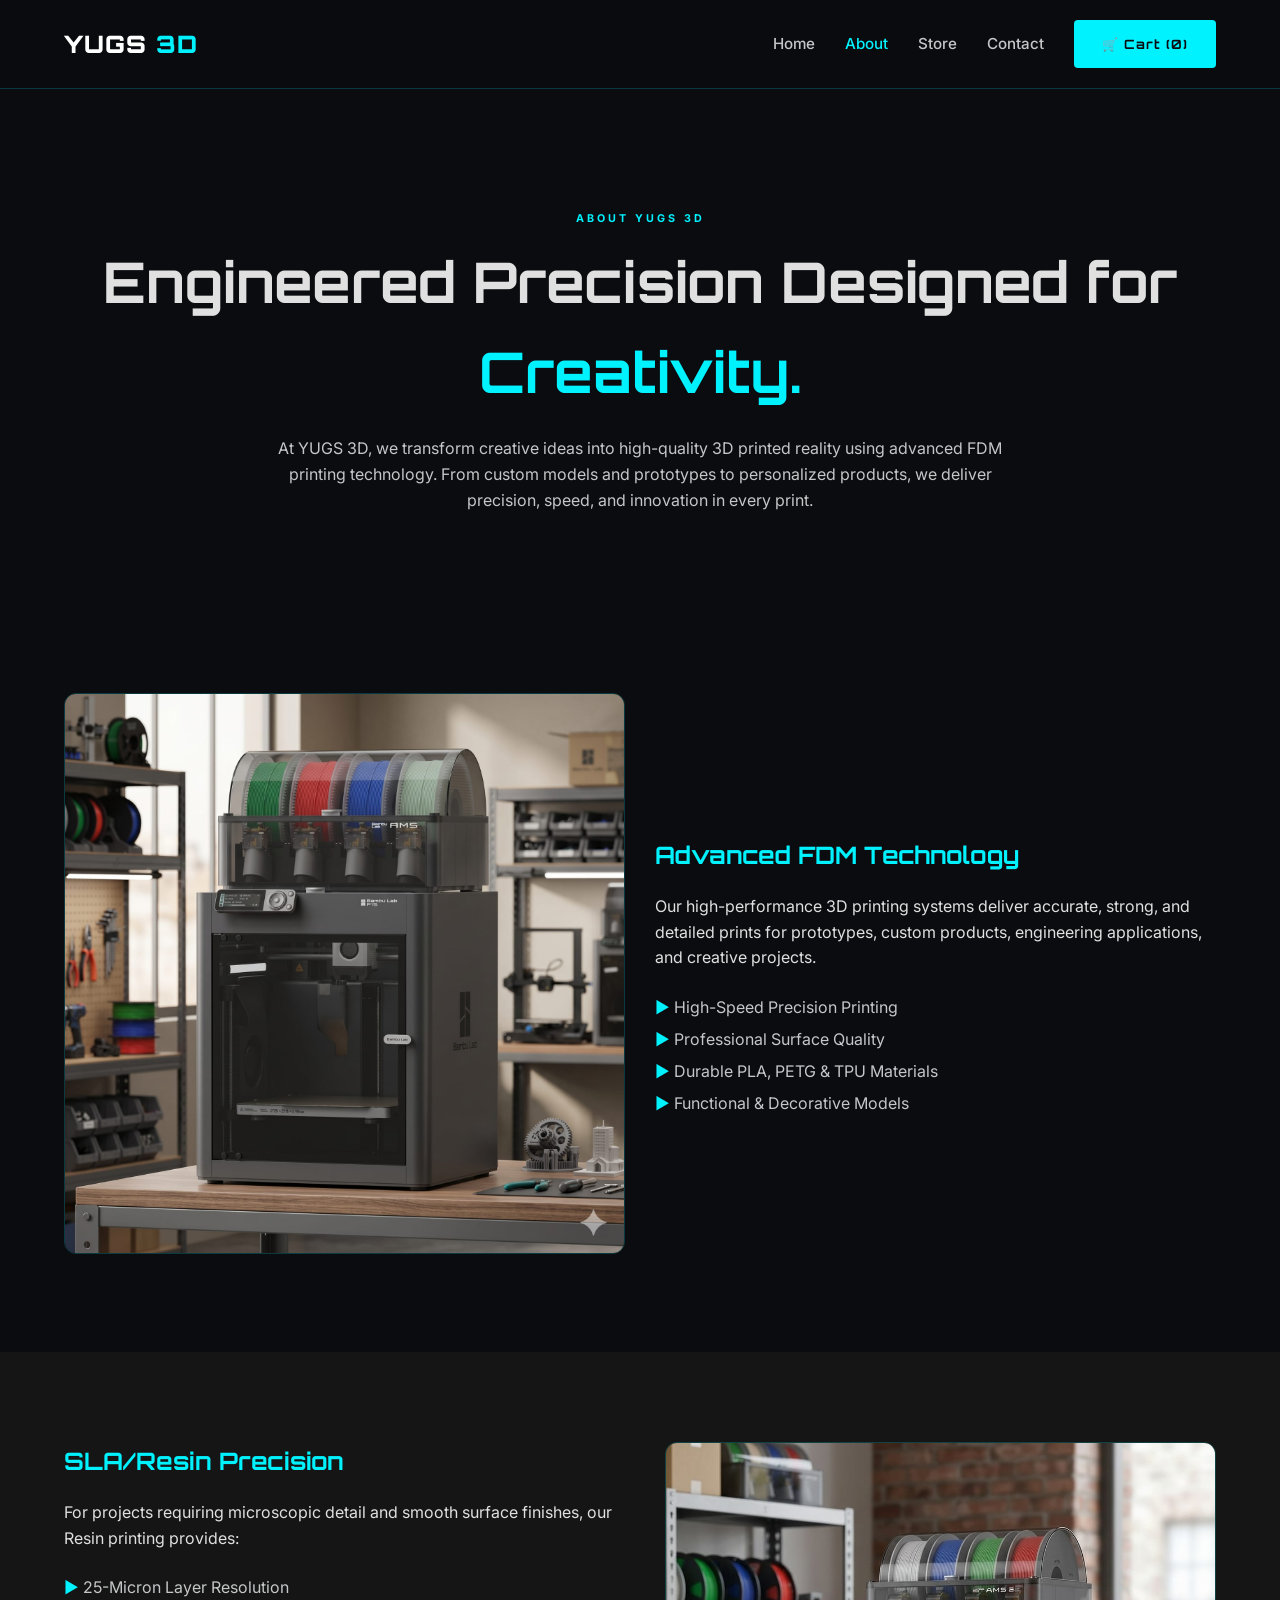
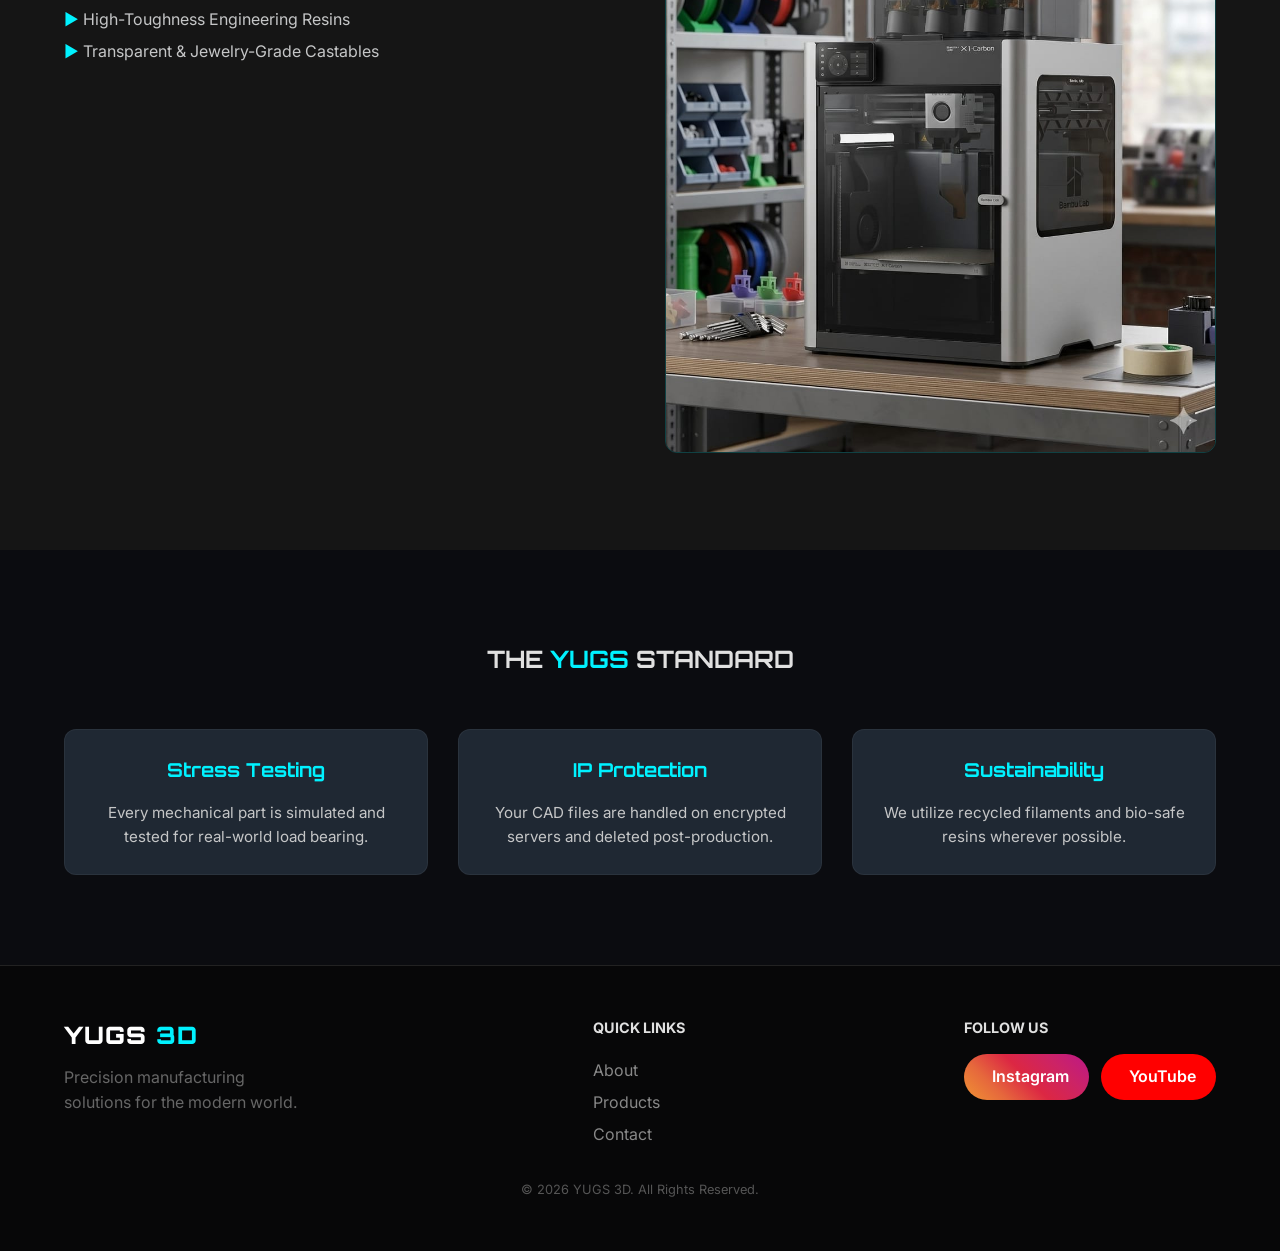
<file: about.html>
<!DOCTYPE html>
<html lang="en">
<head>
    <meta charset="UTF-8">
    <meta name="viewport" content="width=device-width, initial-scale=1.0">
    <title>About | YUGS 3D</title>
    <link href="https://fonts.googleapis.com/css2?family=Inter:wght@300;400;600&family=Orbitron:wght@600;700;900&display=swap" rel="stylesheet">
    <link rel="stylesheet" href="https://unpkg.com/aos@next/dist/aos.css" />
    <link rel="stylesheet" href="style.css">
    <script src="script.js" defer></script>
</head>
<body>

    <header>
        <div class="container">
            <nav>
                <a href="index.html" class="logo">YUGS <span>3D</span></a>
                <div class="nav-container">
                    <ul class="nav-links">
                        <li><a href="index.html">Home</a></li>
                        <li><a href="about.html" class="active">About</a></li>
                        <li><a href="store.html">Store</a></li>
                        <li><a href="contact.html">Contact</a></li>
                    </ul>
                    <a href="cart.html" class="btn-yugs">🛒 Cart (<span id="count">0</span>)</a>
                    <button class="menu-toggle" aria-label="Open Navigation Link Tray" onclick="toggleMenu()">
                        <span></span><span></span><span></span>
                    </button>
                </div>
            </nav>
        </div>
    </header>

    <section class="section-padding" style="margin-top:40px; text-align:center;">
        <div class="container" data-aos="fade-down">
            <h6 class="text-orange font-heading" style="letter-spacing:3px; font-weight: bold; margin-bottom: 10px;">ABOUT YUGS 3D</h6>
            <h1 class="font-orbitron" style="font-size:clamp(2rem, 5vw, 3.5rem); margin-bottom: 20px;">Engineered Precision Designed for <span class="text-orange">Creativity.</span></h1>
            <p style="max-width:750px; margin:0 auto; color:var(--text-muted);">
                At YUGS 3D, we transform creative ideas into high-quality 3D printed reality using advanced FDM printing technology. From custom models and prototypes to personalized products, we deliver precision, speed, and innovation in every print.
            </p>
        </div>
    </section>

    <section class="section-padding">
        <div class="container">
            <div class="grid" style="align-items: center;">
                <div data-aos="fade-right">
                    <img src="images/machine_1.jpeg" alt="FDM Printing" style="width:100%; border-radius:12px; border:1px solid rgba(0,242,255,0.2);">
                </div>
                <div data-aos="fade-left">
                    <h2 class="font-orbitron text-orange" style="margin-bottom:20px;">Advanced FDM Technology</h2>
                    <p style="margin-bottom:20px;">Our high-performance 3D printing systems deliver accurate, strong, and detailed prints for prototypes, custom products, engineering applications, and creative projects.</p>
                    <ul style="list-style:none; color:var(--text-muted); line-height: 2;">
                        <li><span class="text-orange">▶</span> High-Speed Precision Printing</li>
                        <li><span class="text-orange">▶</span> Professional Surface Quality</li>
                        <li><span class="text-orange">▶</span> Durable PLA, PETG & TPU Materials</li>
                        <li><span class="text-orange">▶</span> Functional & Decorative Models</li>
                    </ul>
                </div>
            </div>
        </div>
    </section>

    <section class="section-padding" style="background: #151515;">
        <div class="container">
            <div class="row align-items-center" style="display: flex; gap: 50px; flex-wrap: wrap; flex-direction: row-reverse;">
                <div class="col-md-6" style="flex: 1; min-width: 300px;" data-aos="fade-left">
                    <img src="./images/machine_2.jpeg" alt="SLA Resin" style="width: 100%; border-radius: 12px; border: 1px solid rgba(0, 242, 255, 0.2);">
                </div>
                <div class="col-md-6" style="flex: 1; min-width: 300px;" data-aos="fade-right">
                    <h2 class="font-orbitron text-orange" style="margin-bottom: 20px;">SLA/Resin Precision</h2>
                    <p style="margin-bottom: 20px;">For projects requiring microscopic detail and smooth surface finishes, our Resin printing provides:</p>
                    <ul style="list-style: none; color: var(--text-muted); line-height: 2;">
                        <li><span class="text-orange">▶</span> 25-Micron Layer Resolution</li>
                        <li><span class="text-orange">▶</span> High-Toughness Engineering Resins</li>
                        <li><span class="text-orange">▶</span> Transparent & Jewelry-Grade Castables</li>
                    </ul>
                </div>
            </div>
        </div>
    </section>

    <section class="section-padding">
        <div class="container text-center">
            <h2 class="font-orbitron" style="margin-bottom: 50px;">THE <span class="text-orange">YUGS</span> STANDARD</h2>
            <div class="grid standard-grid">
                <div class="card-yugs" data-aos="zoom-in">
                    <h4 class="text-orange font-heading" style="font-size: 1.2rem; margin-bottom: 15px;">Stress Testing</h4>
                    <p style="margin-bottom: 0;">Every mechanical part is simulated and tested for real-world load bearing.</p>
                </div>
                <div class="card-yugs" data-aos="zoom-in" data-aos-delay="200">
                    <h4 class="text-orange font-heading" style="font-size: 1.2rem; margin-bottom: 15px;">IP Protection</h4>
                    <p style="margin-bottom: 0;">Your CAD files are handled on encrypted servers and deleted post-production.</p>
                </div>
                <div class="card-yugs" data-aos="zoom-in" data-aos-delay="400">
                    <h4 class="text-orange font-heading" style="font-size: 1.2rem; margin-bottom: 15px;">Sustainability</h4>
                    <p style="margin-bottom: 0;">We utilize recycled filaments and bio-safe resins wherever possible.</p>
                </div>
            </div>
        </div>
    </section>

    <footer style="padding: 50px 0; border-top: 1px solid #222; background: #070708;">
        <div class="container" style="display: flex; justify-content: space-between; flex-wrap: wrap; gap: 30px;">
            <div>
                <a href="#" class="logo">YUGS <span>3D</span></a>
                <p style="margin-top: 10px; color: #666; max-width: 250px;">Precision manufacturing solutions for the modern world.</p>
            </div>
            <div>
                <h4 class="font-heading" style="font-size: 0.9rem; margin-bottom: 15px;">QUICK LINKS</h4>
                <ul style="list-style: none; line-height: 2;">
                    <li><a href="about.html" style="color: #888; text-decoration: none;">About</a></li>
                    <li><a href="store.html" style="color: #888; text-decoration: none;">Products</a></li>
                    <li><a href="contact.html" style="color: #888; text-decoration: none;">Contact</a></li>
                </ul>
            </div>
               <div>
                <h4 class="font-heading" style="font-size: 0.9rem; margin-bottom: 15px;">
                    FOLLOW US
                </h4>

                <div class="social-buttons">
                    <a href="https://www.instagram.com/Yugs_3D_Creator_world" target="_blank"
                        class="social-btn instagram">
                        <i class="fab fa-instagram"></i>
                        Instagram
                    </a>

                    <a href="https://youtube.com/channel/UC6iI0Wp0zQ_t1-R1ljmUvWQ" target="_blank" class="social-btn youtube">
                        <i class="fab fa-youtube"></i>
                        YouTube
                    </a>
                </div>
            </div>
        </div>
        <p style="margin-top:30px; font-size:0.8rem; color:#555; text-align: center;">© 2026 YUGS 3D. All Rights Reserved.</p>
    </footer>

    <button id="backToTop" class="btn-yugs"
        style="position: fixed; bottom: 30px; right: 30px; display: none; z-index: 99; border-radius: 50%; padding: 15px;"
        onclick="window.scrollTo({top: 0, behavior: 'smooth'});">▲</button>

    <script>
        window.onscroll = function () {
            const btn = document.getElementById("backToTop");
            if (document.body.scrollTop > 300 || document.documentElement.scrollTop > 300) {
                btn.style.display = "block";
            } else {
                btn.style.display = "none";
            }
        };
    </script>

    <script src="https://unpkg.com/aos@next/dist/aos.js"></script>
    <script>
        AOS.init({ duration: 1000, once: true });
    </script>
</body>
</html>
</file>
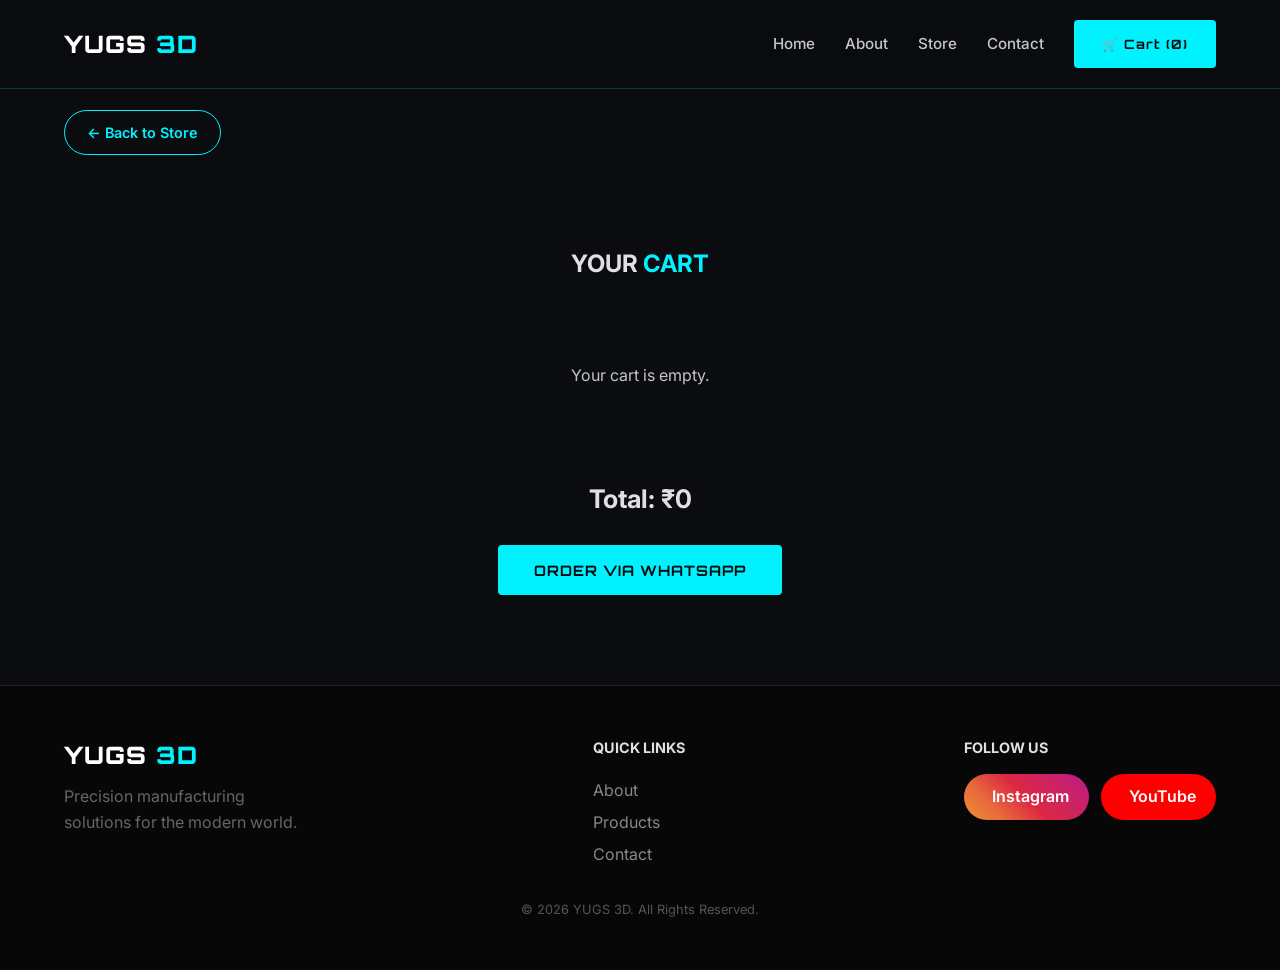
<file: cart.html>
<!DOCTYPE html>
<html lang="en">

<head>
    <meta charset="UTF-8">
    <meta name="viewport" content="width=device-width, initial-scale=1.0">
    <title>Cart | YUGS 3D</title>
    <link href="https://fonts.googleapis.com/css2?family=Inter:wght@400;700&family=Orbitron:wght@600&display=swap"
        rel="stylesheet">
    <link rel="stylesheet" href="style.css">
</head>

<body>

    <header>
        <div class="container">
            <nav>
                <a href="index.html" class="logo">YUGS <span>3D</span></a>
                <div class="nav-container">
                    <ul class="nav-links">
                        <li><a href="index.html">Home</a></li>
                        <li><a href="about.html">About</a></li>
                        <li><a href="store.html">Store</a></li>
                        <li><a href="contact.html">Contact</a></li>
                    </ul>
                    <a href="cart.html" class="btn-yugs active">🛒 Cart (<span id="count">0</span>) </a>
                    <button class="menu-toggle" aria-label="Open Navigation" onclick="toggleMenu()">
                        <span></span><span></span><span></span>
                    </button>
                </div>
            </nav>
        </div>
    </header>

    <div style="padding: 30px 5% 0 5%;">
        <a href="store.html" class="back-btn">← Back to Store</a>
    </div>

    <section class="section-padding">
        <div class="container">
            <h2 class="font-heading text-center" style="margin-bottom: 40px;">YOUR <span class="text-orange">CART</span>
            </h2>
            <div id="cart-items" style="max-width: 750px; margin: 0 auto;"></div>

            <div class="text-center" style="margin-top: 50px;">
                <h3 id="total-price" class="font-heading" style="margin-bottom: 25px; font-size: 1.6rem;">Total: ₹0</h3>
                <button class="btn-yugs" style="font-size:0.9rem; padding:16px 36px;"
                    onclick="sendWhatsAppOrderGrouped()">ORDER VIA WHATSAPP</button>
            </div>
        </div>
    </section>

    <button id="backToTop" class="btn-yugs"
        style="position: fixed; bottom: 30px; right: 30px; display: none; z-index: 99; border-radius: 50%; padding: 15px;"
        onclick="window.scrollTo({top: 0, behavior: 'smooth'});">▲</button>

    <script>
        window.onscroll = function () {
            const btn = document.getElementById("backToTop");
            if (document.body.scrollTop > 300 || document.documentElement.scrollTop > 300) {
                btn.style.display = "block";
            } else {
                btn.style.display = "none";
            }
        };
    </script>


    <footer style="padding: 50px 0; border-top: 1px solid #222; background: #070708;">
        <div class="container" style="display: flex; justify-content: space-between; flex-wrap: wrap; gap: 30px;">
            <div>
                <a href="#" class="logo">YUGS <span>3D</span></a>
                <p style="margin-top: 10px; color: #666; max-width: 250px;">Precision manufacturing solutions for the
                    modern world.</p>
            </div>
            <div>
                <h4 class="font-heading" style="font-size: 0.9rem; margin-bottom: 15px;">QUICK LINKS</h4>
                <ul style="list-style: none; line-height: 2;">
                    <li><a href="about.html" style="color: #888; text-decoration: none;">About</a></li>
                    <li><a href="store.html" style="color: #888; text-decoration: none;">Products</a></li>
                    <li><a href="contact.html" style="color: #888; text-decoration: none;">Contact</a></li>
                </ul>
            </div>
            <div>
                <h4 class="font-heading" style="font-size: 0.9rem; margin-bottom: 15px;">
                    FOLLOW US
                </h4>

                <div class="social-buttons">
                    <a href="https://www.instagram.com/Yugs_3D_Creator_world" target="_blank"
                        class="social-btn instagram">
                        <i class="fab fa-instagram"></i>
                        Instagram
                    </a>

                    <a href="https://youtube.com/channel/UC6iI0Wp0zQ_t1-R1ljmUvWQ" target="_blank" class="social-btn youtube">
                        <i class="fab fa-youtube"></i>
                        YouTube
                    </a>
                </div>
            </div>
        </div>
        <p style="margin-top:30px; font-size:0.8rem; color:#555; text-align: center;">© 2026 YUGS 3D. All Rights
            Reserved.</p>
    </footer>

    <script src="script.js"></script>
    <script>
        function getGroupedCart() {
            const rawCart = JSON.parse(localStorage.getItem('yugs_cart')) || [];
            const grouped = {};

            rawCart.forEach(item => {
                if (grouped[item.name]) {
                    grouped[item.name].quantity += 1;
                } else {
                    grouped[item.name] = {
                        name: item.name,
                        price: item.price,
                        image: item.image,
                        quantity: 1
                    };
                }
            });
            return Object.values(grouped);
        }

        function displayCart() {
            const groupedCart = getGroupedCart();
            const container = document.getElementById('cart-items');
            let total = 0;

            if (groupedCart.length === 0) {
                container.innerHTML = "<p class='text-center' style='color:var(--text-muted); padding:40px 0;'>Your cart is empty.</p>";
                document.getElementById('total-price').innerText = "Total: ₹0";
                return;
            }

            container.innerHTML = groupedCart.map((item) => {
                const itemTotalSub = item.price * item.quantity;
                total += itemTotalSub;
                const productImgSrc = item.image ? item.image : './images/img-1.jpeg';

                return `
                <div class="cart-item">
                    <img src="${productImgSrc}" class="cart-img" alt="${item.name}">
                    <div class="cart-info">
                        <h4 style="margin: 0 0 5px 0;">${item.name}</h4>
                        <span class="text-orange">₹${item.price} each</span>
                    </div>
                    
                    <div class="quantity-control">
                        <button class="qty-btn" onclick="adjustItemQuantity('${item.name}', -1)">-</button>
                        <span class="qty-val">${item.quantity}</span>
                        <button class="qty-btn" onclick="adjustItemQuantity('${item.name}', 1)">+</button>
                    </div>

                    <div style="min-width: 80px; text-align: right;">
                        <h4 style="margin: 0;">₹${itemTotalSub}</h4>
                    </div>
                    <button class="remove-btn" onclick="completelyRemoveItem('${item.name}')">Remove</button>
                </div>
            `;
            }).join('');

            document.getElementById('total-price').innerText = "Total: ₹" + total;
        }

        function adjustItemQuantity(productName, delta) {
            let cart = JSON.parse(localStorage.getItem('yugs_cart')) || [];

            if (delta === 1) {
                const match = cart.find(item => item.name === productName);
                if (match) { cart.push({ ...match }); }
            } else if (delta === -1) {
                const index = cart.findIndex(item => item.name === productName);
                if (index !== -1) { cart.splice(index, 1); }
            }

            localStorage.setItem('yugs_cart', JSON.stringify(cart));
            displayCart();
            if (typeof updateCartDisplayCount === "function") { updateCartDisplayCount(); }
        }

        function completelyRemoveItem(productName) {
            let cart = JSON.parse(localStorage.getItem('yugs_cart')) || [];
            cart = cart.filter(item => item.name !== productName);

            localStorage.setItem('yugs_cart', JSON.stringify(cart));
            displayCart();
            if (typeof updateCartDisplayCount === "function") { updateCartDisplayCount(); }
        }

        function sendWhatsAppOrderGrouped() {
            const groupedCart = getGroupedCart();
            if (groupedCart.length === 0) return alert("Your current selection matrix is empty!");

            const dispatchPhone = "918553751370";
            let textPayload = "Hello YUGS 3D! 👋\nI would like to place an order for the following prints:\n\n";
            let billTotal = 0;

            groupedCart.forEach((product, index) => {
                const dynamicSubTotal = product.price * product.quantity;
                textPayload += `${index + 1}. *${product.name}* (x${product.quantity}) - ₹${dynamicSubTotal}\n`;
                billTotal += dynamicSubTotal;
            });

            textPayload += `\n*Grand Total Order Value: ₹${billTotal}*`;

            const operationalURL = `https://wa.me/${dispatchPhone}?text=${encodeURIComponent(textPayload)}`;
            window.open(operationalURL, '_blank');
        }

        window.onload = function () {
            displayCart();
            if (typeof updateCartDisplayCount === "function") { updateCartDisplayCount(); }
        };
    </script>
</body>

</html>
</file>
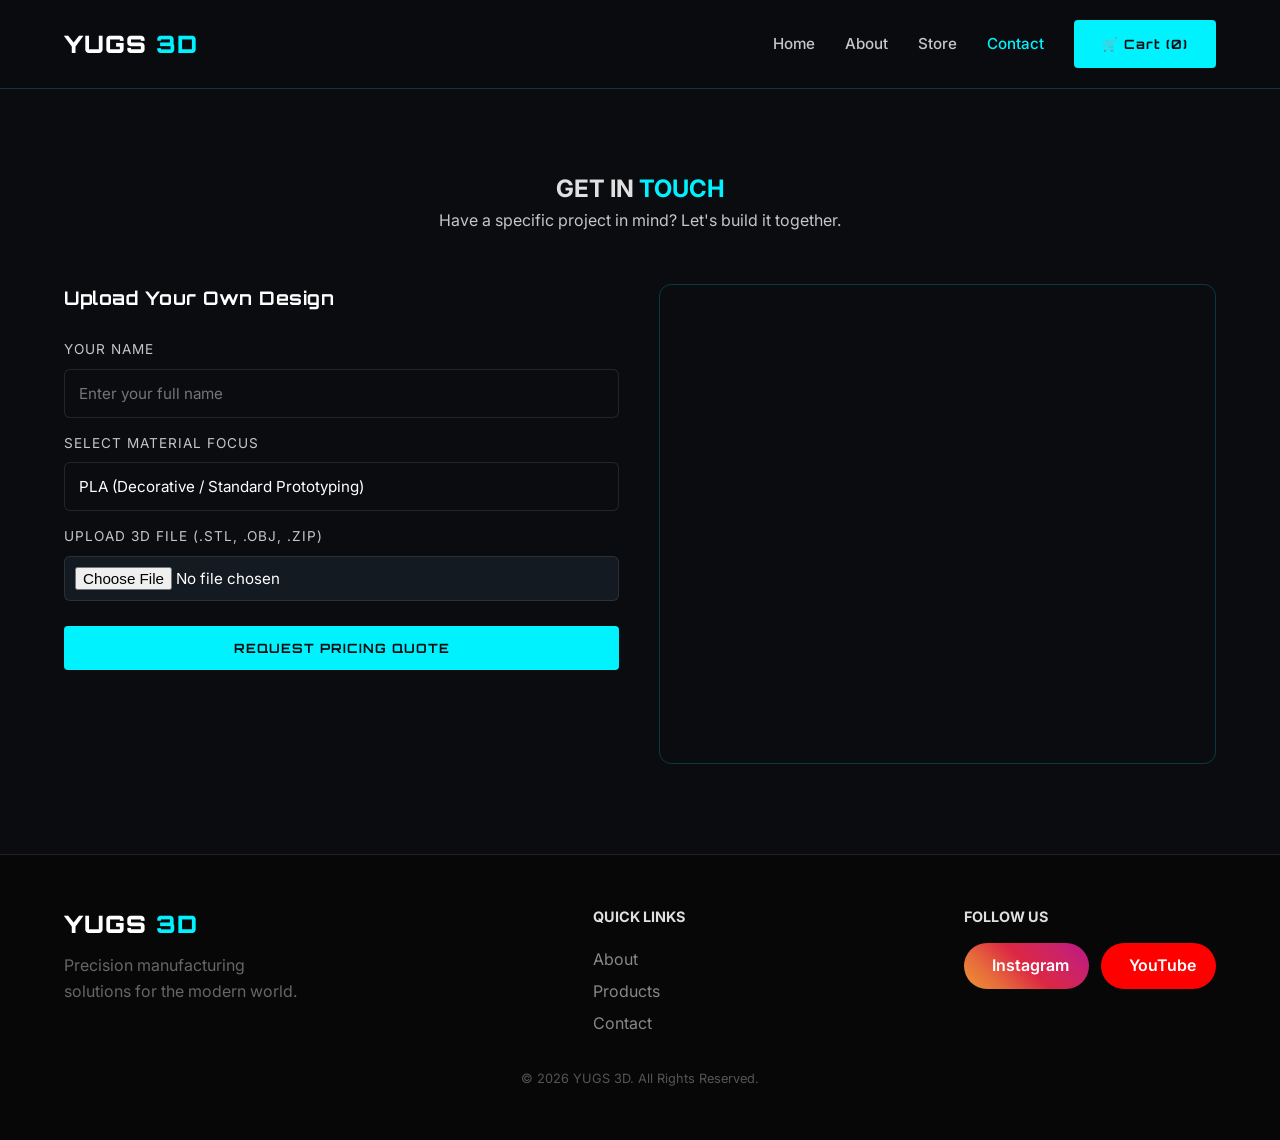
<file: contact.html>
<!DOCTYPE html>
<html lang="en">

<head>
    <meta charset="UTF-8">
    <meta name="viewport" content="width=device-width, initial-scale=1.0">
    <title>Contact | YUGS 3D</title>
    <link href="https://fonts.googleapis.com/css2?family=Inter:wght@400;700&family=Orbitron:wght@600&display=swap"
        rel="stylesheet">
    <link rel="stylesheet" href="style.css">
    <style>
        /* Specific layout for the contact split */
        .contact-wrapper {
            display: flex;
            flex-wrap: wrap;
            gap: 40px;
            align-items: flex-start;
        }

        .contact-form-container {
            flex: 1;
            min-width: 300px;
        }

        /* Forms Uniform Style Scope Injection */
        .custom-print-form h3 {
            font-family: var(--font-heading);
            margin-bottom: 25px;
            color: #ffffff;
            letter-spacing: 0.5px;
        }

        .custom-print-form label {
            display: block;
            margin-top: 15px;
            margin-bottom: 8px;
            color: var(--text-muted);
            font-size: 0.85rem;
            text-transform: uppercase;
            letter-spacing: 1px;
        }

        .custom-print-form input,
        .custom-print-form select {
            width: 100%;
            padding: 14px;
            background: var(--bg-dark);
            color: #ffffff;
            border: 1px solid rgba(255, 255, 255, 0.1);
            border-radius: 6px;
            font-family: var(--font-body);
            font-size: 0.95rem;
            transition: all 0.3s ease;
        }

        /* Custom File Input Theme Overlay */
        .custom-print-form input[type="file"] {
            padding: 10px;
            background: rgba(31, 40, 51, 0.5);
            cursor: pointer;
        }

        .custom-print-form input:focus,
        .custom-print-form select:focus {
            outline: none;
            border-color: var(--color-accent);
            box-shadow: 0 0 10px rgba(0, 242, 255, 0.2);
        }

        .custom-print-form .btn-yugs {
            margin-top: 25px;
            width: 100%;
        }

        .contact-map-container {
            flex: 1;
            min-width: 300px;
            height: 480px;
            border-radius: 12px;
            overflow: hidden;
            border: 1px solid rgba(0, 242, 255, 0.2);
        }

        iframe {
            width: 100%;
            height: 100%;
            border: none;
            filter: grayscale(1) invert(0.9) contrast(1.2);
            /* Keeps the map inline with dark cyberpunk theme */
        }
    </style>
</head>

<body>

    <header>
        <div class="container">
            <nav>
                <a href="index.html" class="logo">YUGS <span>3D</span></a>
                <div class="nav-container">
                    <ul class="nav-links">
                        <li><a href="index.html">Home</a></li>
                        <li><a href="about.html">About</a></li>
                        <li><a href="store.html">Store</a></li>
                        <li><a href="contact.html" class="active">Contact</a></li>
                    </ul>
                    <a href="cart.html" class="btn-yugs">🛒 Cart (<span id="count">0</span>)</a>

                    <button class="menu-toggle" aria-label="Open Navigation" onclick="toggleMenu()">
                        <span></span>
                        <span></span>
                        <span></span>
                    </button>
                </div>
            </nav>
        </div>
    </header>

    <section class="container section-padding">
        <div class="text-center" style="margin-bottom: 50px;">
            <h2 class="font-heading">GET IN <span class="text-orange">TOUCH</span></h2>
            <p style="color: var(--text-muted);">Have a specific project in mind? Let's build it together.</p>
        </div>

        <div class="contact-wrapper">
            <div class="contact-form-container">
                <form class="custom-print-form" onsubmit="handleQuoteSubmit(event)">
                    <h3>Upload Your Own Design</h3>

                    <label for="clientName">Your Name</label>
                    <input type="text" id="clientName" placeholder="Enter your full name" required>

                    <label for="materialSelect">Select Material Focus</label>
                    <select id="materialSelect">
                        <option value="PLA">PLA (Decorative / Standard Prototyping)</option>
                        <option value="PETG">PETG (Durable / High Functional Load)</option>
                        <option value="Resin">Resin (High-Precision / Micro Details)</option>
                    </select>

                    <label for="stlUpload">Upload 3D File (.STL, .OBJ, .ZIP)</label>
                    <input type="file" id="stlUpload" accept=".stl,.obj,.zip" required>

                    <button type="submit" class="btn-yugs">REQUEST PRICING QUOTE</button>
                </form>
            </div>

            <div class="contact-map-container">
                <iframe
                    src="https://www.google.com/maps/embed?pb=!1m18!1m12!1m3!1d15626.244304855581!2d78.13636534575973!3d11.654763261280388!2m3!1f0!2f0!3f0!3m2!1i1024!2i768!4f13.1!3m3!1m2!1s0x3babf1ccf52c614f%3A0x6cf02203cfc40ec4!2sSalem%2C%20Tamil%20Nadu!5e0!3m2!1sen!2sin!4v1710000000000!5m2!1sen!2sin"
                    allowfullscreen="" loading="lazy" referrerpolicy="no-referrer-when-downgrade">
                </iframe>
            </div>
        </div>
    </section>

    <footer style="padding: 50px 0; border-top: 1px solid #222; background: #070708;">
        <div class="container" style="display: flex; justify-content: space-between; flex-wrap: wrap; gap: 30px;">
            <div>
                <a href="#" class="logo">YUGS <span>3D</span></a>
                <p style="margin-top: 10px; color: #666; max-width: 250px;">Precision manufacturing solutions for the
                    modern world.</p>
            </div>
            <div>
                <h4 class="font-heading" style="font-size: 0.9rem; margin-bottom: 15px;">QUICK LINKS</h4>
                <ul style="list-style: none; line-height: 2;">
                    <li><a href="about.html" style="color: #888; text-decoration: none;">About</a></li>
                    <li><a href="store.html" style="color: #888; text-decoration: none;">Products</a></li>
                    <li><a href="contact.html" style="color: #888; text-decoration: none;">Contact</a></li>
                </ul>
            </div>
            <div>
                <h4 class="font-heading" style="font-size: 0.9rem; margin-bottom: 15px;">
                    FOLLOW US
                </h4>

                <div class="social-buttons">
                    <a href="https://www.instagram.com/Yugs_3D_Creator_world" target="_blank"
                        class="social-btn instagram">
                        <i class="fab fa-instagram"></i>
                        Instagram
                    </a>

                    <a href="https://youtube.com/channel/UC6iI0Wp0zQ_t1-R1ljmUvWQ" target="_blank" class="social-btn youtube">
                        <i class="fab fa-youtube"></i>
                        YouTube
                    </a>
                </div>
            </div>
        </div>
        <p style="margin-top:30px; font-size:0.8rem; color:#555; text-align: center;">© 2026 YUGS 3D. All Rights
            Reserved.</p>
    </footer>

    <button id="backToTop" class="btn-yugs"
        style="position: fixed; bottom: 30px; right: 30px; display: none; z-index: 99; border-radius: 50%; padding: 15px;"
        onclick="window.scrollTo({top: 0, behavior: 'smooth'});">▲</button>

    <script>
        window.onscroll = function () {
            const btn = document.getElementById("backToTop");
            if (document.body.scrollTop > 300 || document.documentElement.scrollTop > 300) {
                btn.style.display = "block";
            } else {
                btn.style.display = "none";
            }
        };
    </script>

    <script src="script.js"></script>
    <script>
        function handleQuoteSubmit(event) {
            event.preventDefault();

            const name = document.getElementById("clientName").value;
            const material = document.getElementById("materialSelect").value;
            const fileInput = document.getElementById("stlUpload");
            const filename = fileInput.files[0] ? fileInput.files[0].name : "No file attached";

            // Temporary alerts context styled notification fallback
            alert(`Thank you, ${name}!\nYour custom quote request for an item using [${material}] (File: ${filename}) has been initiated. Our production unit will respond shortly.`);

            event.target.reset();
        }
    </script>
</body>

</html>
</file>
<file: style.css>
:root {
    /* Primary Accent: Electric Cyan */
    --color-accent: #00f2ff;
    --color-accent-hover: #70f9ff;
    --color-orange: #00f2ff;

    /* Text Colors */
    --text-light: #e0e0e0;
    --text-muted: #c5c6c7;

    /* Backgrounds */
    --bg-dark: #0b0c10;
    --bg-card: #1f2833;
    --bg-header: rgba(11, 12, 16, 0.95);

    /* Typography */
    --font-heading: 'Orbitron', sans-serif;
    --font-body: 'Inter', sans-serif;
}

/* --- RESET & BASE STYLES --- */
* {
    margin: 0;
    padding: 0;
    box-sizing: border-box;
}

body {
    font-family: var(--font-body);
    background-color: var(--bg-dark);
    color: var(--text-light);
    overflow-x: hidden;
    line-height: 1.6;
    padding-top: 80px;
}

.container {
    width: 90%;
    max-width: 1200px;
    margin: 0 auto;
}

/* --- HEADERS & STICKY NAVIGATION --- */
header {
    background: var(--bg-header);
    position: fixed;
    width: 100%;
    top: 0;
    left: 0;
    z-index: 1000;
    backdrop-filter: blur(10px);
    border-bottom: 1px solid rgba(0, 242, 255, 0.2);
    transition: all 0.3s ease;
}

nav {
    display: flex;
    justify-content: space-between;
    align-items: center;
    padding: 20px 0;
    position: relative;
}

.logo {
    font-size: 24px;
    font-family: var(--font-heading);
    font-weight: 900;
    color: #ffffff;
    text-decoration: none;
    letter-spacing: 1px;
}

.logo span {
    color: var(--color-accent);
}

.nav-container {
    display: flex;
    align-items: center;
    gap: 30px;
}

.nav-links {
    display: flex;
    list-style: none;
    gap: 30px;
}

.nav-links a {
    color: var(--text-muted);
    text-decoration: none;
    font-weight: 500;
    font-size: 0.95rem;
    transition: color 0.3s ease;
}

.nav-links a:hover,
.nav-links a.active {
    color: var(--color-accent);
}

/* --- INTERACTIVE HAMBURGER TOGGLE --- */
.menu-toggle {
    display: none;
    flex-direction: column;
    justify-content: space-between;
    width: 26px;
    height: 18px;
    background: transparent;
    border: none;
    cursor: pointer;
    z-index: 1001;
    padding: 0;
}

.menu-toggle span {
    width: 100%;
    height: 2px;
    background-color: var(--color-accent);
    border-radius: 2px;
    transition: all 0.3s cubic-bezier(0.25, 0.8, 0.25, 1);
}

/* --- HERO COMPONENT --- */
.hero {
    position: relative;
    height: calc(100vh - 80px);
    overflow: hidden;
}

.carousel {
    display: flex;
    height: 100%;
    width: 100%;
}

.slide {
    flex: 0 0 100%;
    position: relative;
    width: 100%;
}

.slide img {
    width: 100%;
    height: 100%;
    object-fit: cover;
    filter: brightness(35%);
}

.hero-overlay {
    position: absolute;
    top: 0;
    left: 0;
    width: 100%;
    height: 100%;
    display: flex;
    align-items: center;
    justify-content: center;
    text-align: center;
}

.hero-content h1 {
    font-family: var(--font-heading);
    font-size: clamp(2rem, 6vw, 4.5rem);
    font-weight: 900;
    margin-bottom: 20px;
    letter-spacing: 3px;
}

.hero-content p {
    font-size: clamp(1rem, 2.5vw, 1.25rem);
    max-width: 650px;
    margin: 0 auto 30px auto;
    color: var(--text-muted);
}

/* --- STRUCTURE GRIDS & SECTIONAL CARDS --- */
.section-padding {
    padding: 90px 0;
}

.grid {
    display: grid;
    grid-template-columns: repeat(auto-fit, minmax(280px, 1fr));
    gap: 30px;
}

.card-yugs {
    background: var(--bg-card);
    padding: 25px;
    border-radius: 12px;
    border: 1px solid rgba(255, 255, 255, 0.05);
    transition: all 0.4s cubic-bezier(0.165, 0.84, 0.44, 1);
    display: flex;
    flex-direction: column;
}

.card-yugs:hover {
    border-color: var(--color-accent);
    transform: translateY(-6px);
    box-shadow: 0 12px 30px rgba(0, 242, 255, 0.12);
}

.image-container {
    width: 100%;
    height: 260px;
    overflow: hidden;
    border-radius: 8px;
    margin-bottom: 20px;
    background: var(--bg-dark);
}

.image-container img {
    width: 100%;
    height: 100%;
    object-fit: cover;
    transition: transform 0.6s cubic-bezier(0.165, 0.84, 0.44, 1);
}

.card-yugs:hover .image-container img {
    transform: scale(1.08);
}

.card-yugs h3,
.card-yugs h4 {
    font-family: var(--font-heading);
    margin-bottom: 12px;
}

.card-yugs p {
    color: var(--text-muted);
    font-size: 0.95rem;
}

/* --- TECH DECORATIVE STYLES --- */
.text-orange {
    color: var(--color-accent) !important;
}

.font-orbitron {
    font-family: var(--font-heading);
}

.text-center {
    text-align: center;
}

.w-100 {
    width: 100%;
}

/* --- UI BUTTON ARCHITECTURE --- */
.btn-yugs {
    background: var(--color-accent);
    color: #0b0c10;
    padding: 14px 28px;
    border-radius: 4px;
    text-decoration: none;
    display: inline-block;
    font-family: var(--font-heading);
    font-size: 0.8rem;
    font-weight: bold;
    letter-spacing: 1px;
    transition: all 0.3s ease;
    border: none;
    cursor: pointer;
    text-align: center;
}

.btn-yugs:hover {
    background: var(--color-accent-hover);
    box-shadow: 0 0 25px rgba(0, 242, 255, 0.5);
    transform: translateY(-2px);
}

/* --- STORE SIDEBAR COMPONENTS --- */
.store-layout {
    display: flex;
    gap: 40px;
    align-items: flex-start;
}

.filter-sidebar {
    width: 300px;
    min-width: 300px;
    background: var(--bg-card);
    padding: 30px;
    border-radius: 12px;
    position: sticky;
    top: 110px;
    border: 1px solid rgba(0, 242, 255, 0.1);
}

.filter-sidebar h3 {
    color: var(--text-light);
    font-family: var(--font-heading);
    margin-bottom: 25px;
    font-size: 1.2rem;
    letter-spacing: 1px;
    border-bottom: 1px solid rgba(255, 255, 255, 0.05);
    padding-bottom: 10px;
}

.filter-group {
    margin-bottom: 25px;
}

.filter-group label {
    display: block;
    margin-bottom: 10px;
    color: var(--text-muted);
    font-size: 0.85rem;
    text-transform: uppercase;
    letter-spacing: 1px;
}

.filter-group input,
.filter-group select,
form input,
form textarea {
    width: 100%;
    padding: 14px;
    background: var(--bg-dark);
    color: #ffffff;
    border: 1px solid rgba(255, 255, 255, 0.1);
    border-radius: 6px;
    font-family: var(--font-body);
    font-size: 0.95rem;
    transition: all 0.3s ease;
}

.filter-group input:focus,
.filter-group select:focus,
form input:focus,
form textarea:focus {
    outline: none;
    border-color: var(--color-accent);
    box-shadow: 0 0 10px rgba(0, 242, 255, 0.2);
}

/* --- CLEAR FILTERS BUTTON COMPONENT --- */
.btn-clear-filters {
    width: 100%;
    background: transparent;
    color: var(--text-light);
    border: 1px solid rgba(255, 255, 255, 0.2);
    padding: 12px 20px;
    border-radius: 4px;
    font-family: var(--font-heading);
    font-size: 0.8rem;
    font-weight: bold;
    letter-spacing: 1px;
    cursor: pointer;
    transition: all 0.3s ease;
    margin-top: 10px;
    text-align: center;
}

.btn-clear-filters:hover {
    border-color: #ff4444;
    color: #ffffff;
    box-shadow: 0 0 15px rgba(255, 68, 68, 0.2);
    transform: translateY(-1px);
}

.btn-clear-filters:active {
    transform: translateY(1px);
}

.products-area {
    flex: 1;
}

/* --- HORIZONTAL CAROUSEL ENGINE --- */
.portfolio-carousel-wrapper {
    position: relative;
    width: 100%;
    margin: 0 auto;
}

.portfolio-carousel-container {
    overflow: hidden;
    width: 100%;
    border-radius: 12px;
}

.portfolio-carousel {
    display: flex;
    transition: transform 0.6s cubic-bezier(0.25, 1, 0.5, 1);
    gap: 20px;
    width: 100%;
}

.portfolio-item {
    flex: 0 0 calc(33.333% - 13.33px);
    position: relative;
    border-radius: 12px;
    overflow: hidden;
    height: 380px;
    border: 1px solid rgba(255, 255, 255, 0.05);
}

.portfolio-item img {
    width: 100%;
    height: 100%;
    object-fit: cover;
    transition: transform 0.5s ease;
}

.portfolio-info {
    position: absolute;
    bottom: 0;
    left: 0;
    width: 100%;
    padding: 30px 20px 20px 20px;
    background: linear-gradient(to top, rgba(11, 12, 16, 0.95) 70%, transparent);
    transform: translateY(100px);
    opacity: 0;
    transition: all 0.4s cubic-bezier(0.25, 1, 0.5, 1);
}

.portfolio-item:hover .portfolio-info {
    transform: translateY(0);
    opacity: 1;
}

.portfolio-item:hover img {
    transform: scale(1.05);
}

.portfolio-btn {
    position: absolute;
    top: 50%;
    transform: translateY(-50%);
    background: var(--color-accent);
    color: #0b0c10;
    border: none;
    width: 50px;
    height: 50px;
    border-radius: 50%;
    cursor: pointer;
    font-weight: bold;
    font-size: 1.1rem;
    z-index: 10;
    display: flex;
    align-items: center;
    justify-content: center;
    transition: all 0.3s ease;
}

.portfolio-btn:hover {
    background: var(--color-accent-hover);
    box-shadow: 0 0 20px var(--color-accent);
}

.prev-p { left: -25px; }
.next-p { right: -25px; }

/* --- CART PAGE COMPONENT STYLES --- */
.cart-item {
    display: flex;
    align-items: center;
    gap: 25px;
    background: var(--bg-card);
    padding: 20px;
    border-radius: 12px;
    margin-bottom: 20px;
    border: 1px solid rgba(255, 255, 255, 0.05);
}

.cart-img {
    width: 90px;
    height: 90px;
    object-fit: cover;
    border-radius: 6px;
    border: 1px solid rgba(255, 255, 255, 0.1);
}

.cart-info {
    flex-grow: 1;
}

.cart-info h4 {
    font-size: 1.1rem;
    margin-bottom: 5px;
}

.quantity-control {
    display: flex;
    align-items: center;
    gap: 10px;
    background: var(--bg-dark);
    padding: 6px 12px;
    border-radius: 4px;
    border: 1px solid rgba(255, 255, 255, 0.1);
}

.qty-btn {
    background: transparent;
    color: var(--color-accent);
    border: none;
    font-size: 1.2rem;
    cursor: pointer;
    font-weight: bold;
    padding: 0 5px;
    transition: transform 0.2s ease;
}

.qty-btn:hover {
    transform: scale(1.2);
    color: var(--color-accent-hover);
}

.qty-val {
    font-family: var(--font-heading);
    font-size: 0.95rem;
    min-width: 20px;
    text-align: center;
}

.remove-btn {
    background: transparent;
    color: #ff4444;
    border: 1px solid #ff4444;
    padding: 8px 16px;
    cursor: pointer;
    border-radius: 4px;
    font-size: 0.85rem;
    font-weight: 600;
    transition: all 0.3s ease;
}

.remove-btn:hover {
    background: #ff4444;
    color: #ffffff;
}

.back-btn {
    display: inline-block;
    padding: 10px 22px;
    background: transparent;
    border: 1px solid var(--color-accent);
    color: var(--color-accent);
    border-radius: 50px;
    text-decoration: none;
    font-size: 0.9rem;
    font-weight: 600;
    transition: all 0.3s ease;
}

.back-btn:hover {
    background: var(--color-accent);
    color: #0b0c10;
    transform: translateX(-4px);
}

/* --- POPUP TOAST NOTIFICATIONS --- */
.toast-popup {
    background: #1f2833;
    color: #e0e0e0;
    padding: 16px 28px;
    border-radius: 6px;
    border-left: 4px solid #00f2ff;
    font-family: 'Orbitron', sans-serif;
    font-size: 0.85rem;
    font-weight: bold;
    letter-spacing: 0.5px;
    box-shadow: 0 10px 30px rgba(0, 0, 0, 0.5), 0 0 15px rgba(0, 242, 255, 0.1);
    display: flex;
    align-items: center;
    gap: 12px;
    transform: translateX(120%);
    transition: transform 0.4s cubic-bezier(0.175, 0.885, 0.32, 1.275);
}

.toast-popup.show {
    transform: translateX(0);
}

/* ==========================================================================
   MEDIA BREAKPOINTS (RESPONSIVE ENGINE)
   ========================================================================== */
@media (max-width: 1200px) {
    .portfolio-btn.prev-p { left: -10px; }
    .portfolio-btn.next-p { right: -10px; }
}

@media (max-width: 992px) {
    .store-layout { flex-direction: column; }
    .filter-sidebar { width: 100%; min-width: 100%; position: static; margin-bottom: 30px; }
    .portfolio-item { flex: 0 0 calc(50% - 10px) !important; }
    .products-area .grid { grid-template-columns: repeat(auto-fit, minmax(240px, 1fr)); gap: 20px; }
}

@media (max-width: 768px) {
    body { padding-top: 75px; }
    .menu-toggle { display: flex; }
    
    .nav-links {
        position: fixed;
        top: 0;
        right: -100%;
        width: 75%;
        height: 100vh;
        background: rgba(11, 12, 16, 0.98);
        backdrop-filter: blur(15px);
        flex-direction: column;
        justify-content: center;
        align-items: center;
        gap: 35px;
        transition: right 0.4s cubic-bezier(0.77, 0.2, 0.05, 1);
        border-left: 1px solid rgba(0, 242, 255, 0.1);
        box-shadow: -10px 0 30px rgba(0, 0, 0, 0.5);
    }

    .nav-links.show { right: 0; }
    .menu-toggle.open span:nth-child(1) { transform: translateY(8px) rotate(45deg); }
    .menu-toggle.open span:nth-child(2) { opacity: 0; transform: translateX(-15px); }
    .menu-toggle.open span:nth-child(3) { transform: translateY(-8px) rotate(-45deg); }

    .hero { height: 75vh; }
    .section-padding { padding: 60px 0; }
    .portfolio-carousel { transform: translateX(0) !important; }
    .portfolio-item { flex: 0 0 100% !important; }
    .portfolio-info { transform: translateY(0); opacity: 1; }

    .cart-item { flex-direction: column; text-align: center; padding: 20px; gap: 15px; }
    .cart-info { margin: 10px 0; }
    .quantity-control { margin: 0 auto; }
    .cart-img { margin: 0 auto; width: 120px; height: 120px; }
    .remove-btn { width: 100%; }

    .contact-wrapper { flex-direction: column; }
    .contact-map-container { width: 100%; height: 350px; }
}

@media (max-height: 600px) and (orientation: landscape) {
    .hero { height: auto; padding: 60px 0; }
    .hero-overlay { position: relative; padding: 40px 0; }
}

@media (max-width: 576px) {
    .grid { grid-template-columns: 1fr; }
    .image-container { height: 220px; }
    .nav-links { width: 85%; }
}

input, select, textarea {
    -webkit-appearance: none;
    appearance: none;
}


/*  Social media buttons*/
.social-buttons {
    display: flex;
    gap: 12px;
    flex-wrap: wrap;
}

.social-btn {
    display: inline-flex;
    align-items: center;
    gap: 8px;
    padding: 10px 20px;
    border-radius: 30px;
    text-decoration: none;
    color: #fff;
    font-weight: 600;
    transition: all 0.3s ease;
}

.social-btn i {
    font-size: 18px;
}

.instagram {
    background: linear-gradient(
        45deg,
        #f09433,
        #e6683c,
        #dc2743,
        #cc2366,
        #bc1888
    );
}

.youtube {
    background: #ff0000;
}

.social-btn:hover {
    transform: translateY(-3px);
    box-shadow: 0 8px 20px rgba(0,0,0,0.25);
}
</file>
